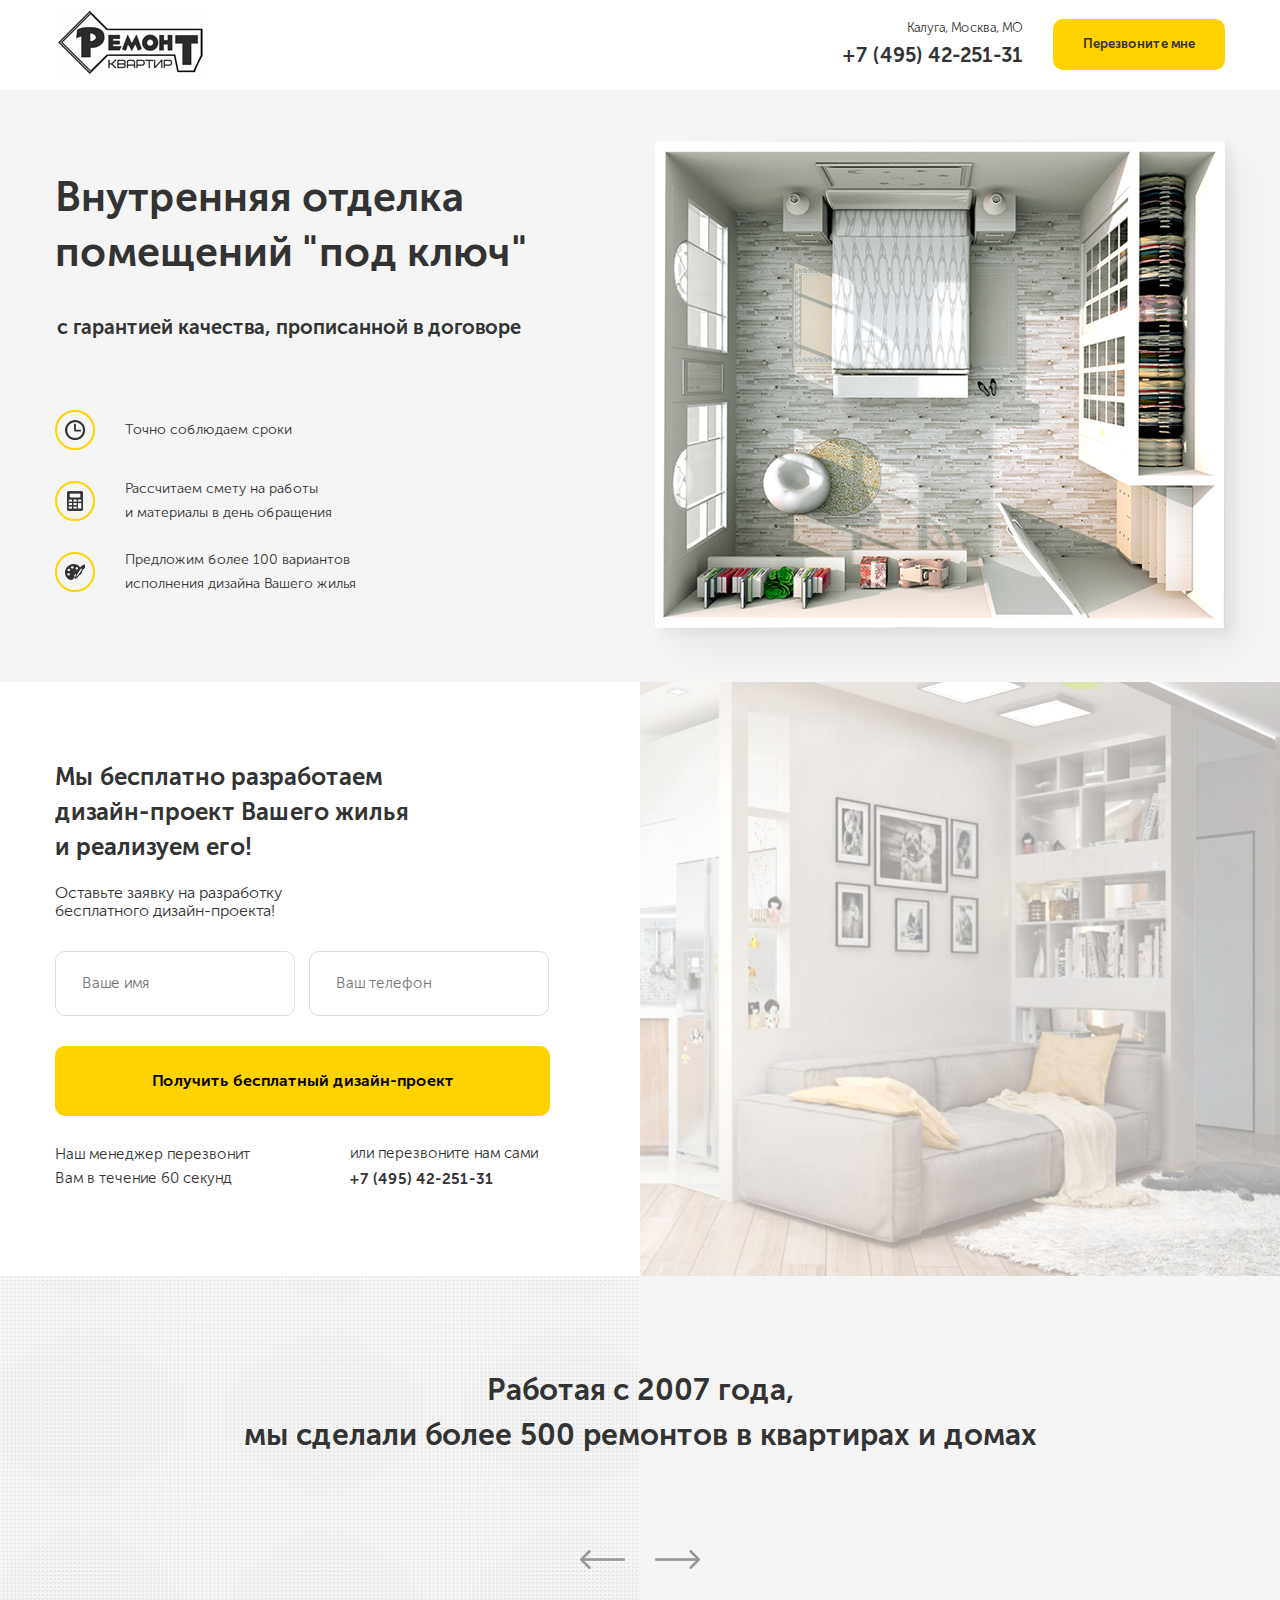
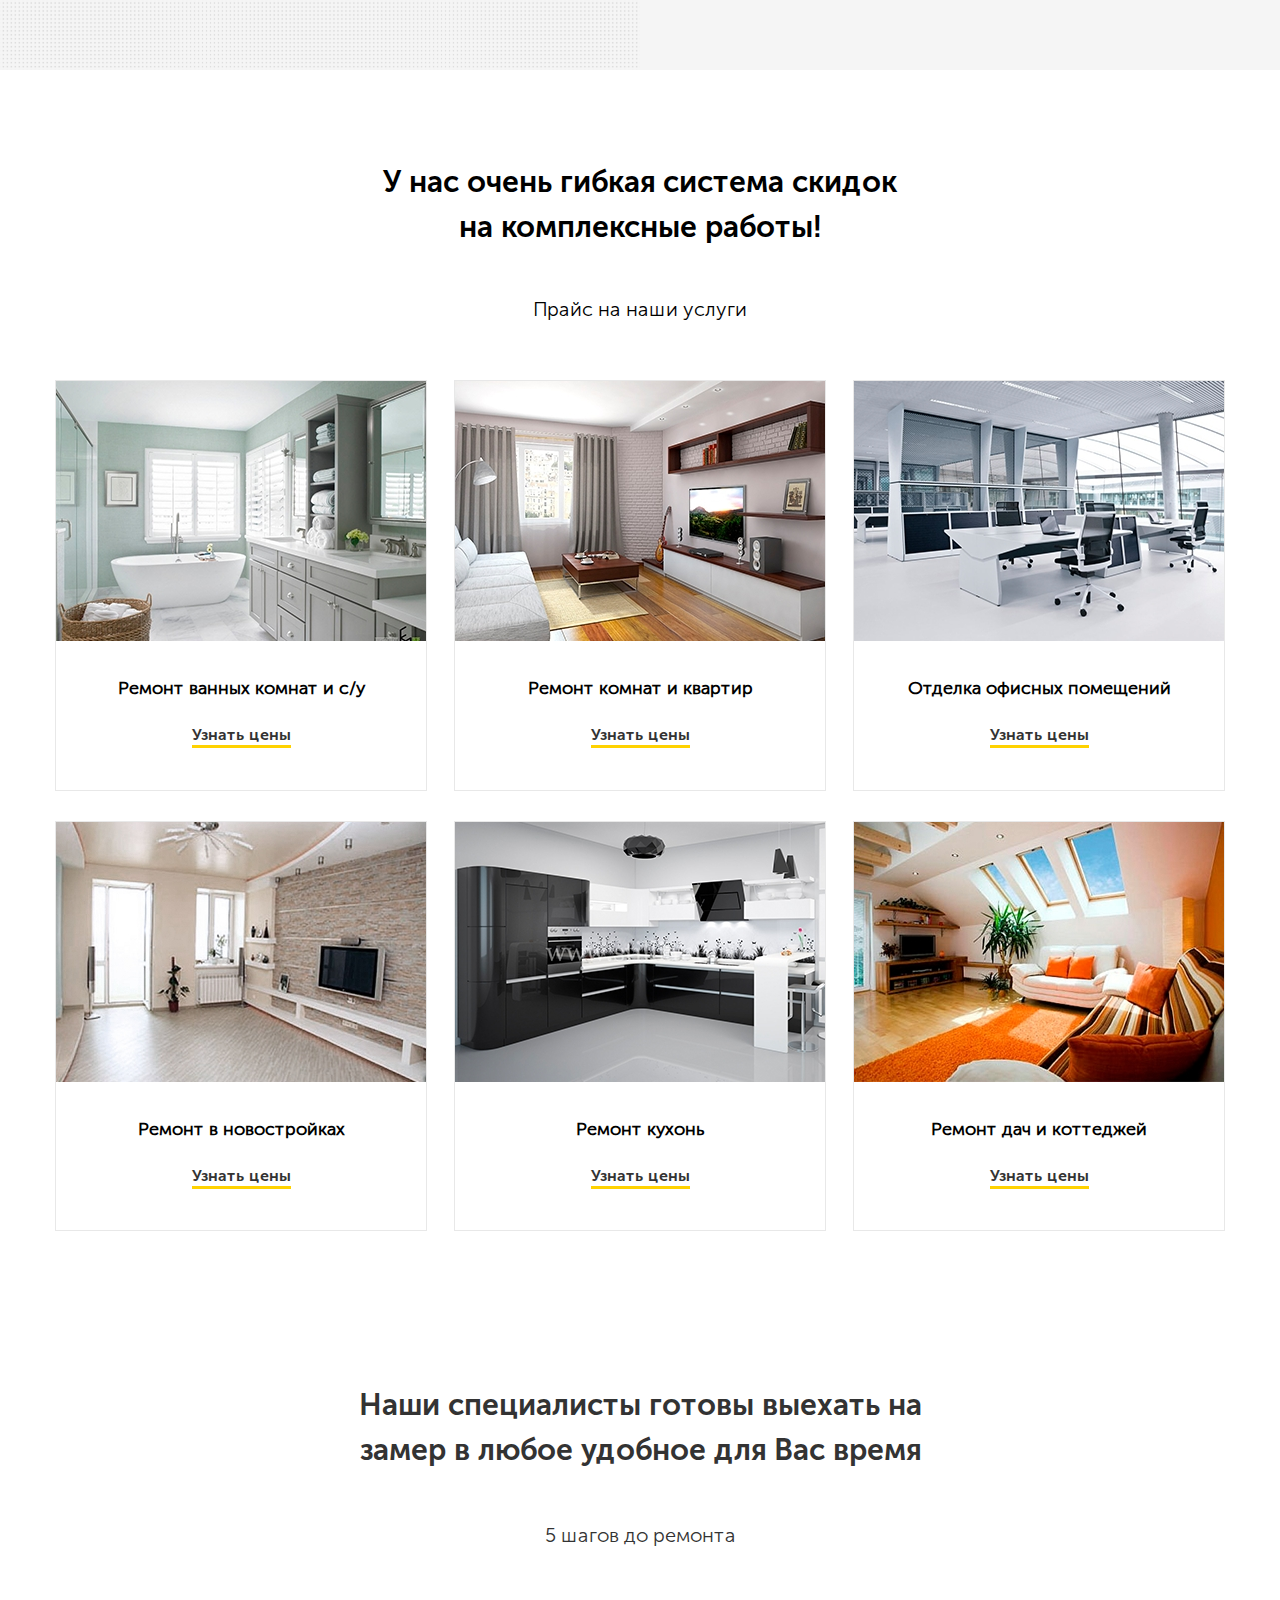
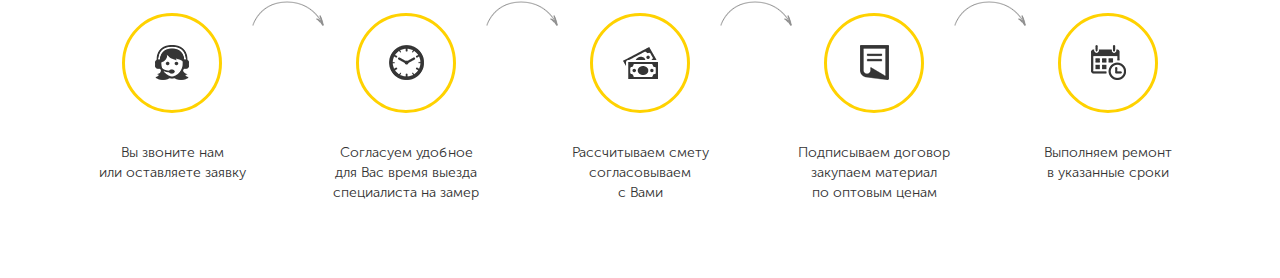
<file: src/index.html>
<!DOCTYPE html>
<html lang="ru">
<head>
  <meta charset="UTF-8">
  <meta name="viewport" content="width=device-width, initial-scale=1.0">
  <meta http-equiv="X-UA-Compatible" content="ie=edge">
  <link rel="stylesheet" href="css/normalize.css">
  <link rel="stylesheet" href="css/owl.carousel.min.css">
  <link rel="stylesheet" href="css/animate.css">
  <link rel="stylesheet" href="css/style.css">
  <title>Урок 21</title>
</head>
<body>
  <nav class="navbar">
    <div class="container">
      <div class="navbar-wrap">
        <div class="navbar__logo wow flipInX">
            <img class="main-logo" src="img/header/logo.png" alt="Логотип">
            <img class="navbar__logomin" src="img/header/logo-min.png" alt="Логотип">
        </div>
        <div class="navbar__info">
          <div class="navbar__content">
            <span class="navbar__adress">Калуга, Москва, МО</span>
            <a href="tel:+7(495)42-251-31" class="navbar__phone">+7 (495) 42-251-31</a>
          </div>
          <button class="btn navbar__button" id="button">Перезвоните мне</button>
        </div>
      </div>
    </div>
  </nav>

  <main>
    <header class="hero">
      <div class="container">
        <div class="hero-block">
          <div class="hero-text">
            <h1 class="hero-text__title">Внутренняя отделка помещений "под ключ"</h1>
            <span class="hero-text__subtitle">с гарантией качества, прописанной в договоре</span>
            <ul class="hero-list">
              <li class="hero-list__item">
                <div class="hero-list__image">
                  <img src="img/hero/clock.png">
                </div>
                <span class="hero-list__text">
                  Точно соблюдаем сроки
                </span>
              </li>
              <li class="hero-list__item">
                <div class="hero-list__image">
                  <img src="img/hero/calculator.png">
                </div>
                <span class="hero-list__text">
                  Рассчитаем смету на работы<br> и материалы в день обращения
                </span>
              </li>
              <li class="hero-list__item">
                <div class="hero-list__image">
                  <img src="img/hero/paint.png">
                </div>
                <span class="hero-list__text">
                  Предложим более 100 вариантов<br> исполнения дизайна Вашего жилья
                </span>
              </li>
            </ul>
          </div>
          <div class="hero-image">
            <img src="img/hero/hero-image.jpg" alt="Квартира">
          </div>
        </div>
      </div>
    </header>
    <section class="section offer">
      <div class="container">
        <div class="offer-block">
          <h2 class="section-title offer__title">
            Мы бесплатно разработаем дизайн-проект Вашего жилья и реализуем его!
          </h2>
          <span class="section-subtitle offer__subtitle">
            Оставьте заявку на разработку бесплатного дизайн-проекта!
          </span>
        
          <form action="#" id="offer-form" class="form offer__form">
            <input type="text" name="userName" class="input offer__input" placeholder="Ваше имя">
            <input type="tel" name="userPhone" class="input offer__input" placeholder="Ваш телефон">
            <button class="btn offer__btn">
              Получить бесплатный дизайн-проект
            </button>
          </form>
          <div class="offer-wrap">
            <span class="offer-recall">
              Наш менеджер перезвонит Вам в течение 60 секунд
            </span>
            <div class="offer-self">
              <span class="offer-self__recall">или перезвоните нам сами</span>
              <a href="tel: +7(495)42-251-31" class="offer-self__phone">+7 (495) 42-251-31</a>
            </div>
          </div>
        </div>
      </div>
    </section>
    <section class="section portfolio">
      <div class="container">
        <h2 class="section-title portfolio__title">
          Работая с 2007 года,<br> мы сделали более 500 ремонтов в квартирах и домах
        </h2>
        <div class="slider owl-carousel">
          <div class="slider__item">
            <img class="slider__image" src="img/portfolio/slide1.jpg" alt='Картинка'>
          </div>
          <div class="slider__item">
            <img class="slider__image" src="img/portfolio/slide2.jpg" alt='Картинка'>
          </div>
          <div class="slider__item">
            <img class="slider__image" src="img/portfolio/slide3.jpg" alt='Картинка'>
          </div>
          <div class="slider__item">
            <img class="slider__image" src="img/portfolio/slide1.jpg" alt='Картинка'>
          </div>
          <div class="slider__item">
            <img class="slider__image" src="img/portfolio/slide2.jpg" alt='Картинка'>
          </div>
          <div class="slider__item">
            <img class="slider__image" src="img/portfolio/slide3.jpg" alt='Картинка'>
          </div>
        </div>
        <div class="arrows portfolio__arrows">
          <div class="arrows__left" id="left-arrow">
            <img src="img/portfolio/left-arrow.png">
          </div>
          <div class="arrows__right" id="right-arrow">
            <img class="owl-next" src="img/portfolio/right-arrow.png">
          </div>  
        </div>
      </div>
    </section>
    <section class="section price">
      <div class="container">
        <h2 class="section-title price__title">
          У нас очень гибкая система скидок на комплексные работы!
        </h2>
        <span class="section-subtitle price__subtitle">
          Прайс на наши услуги
        </span>
      <div class="cards">
        <div class="card price__card wow fadeInUp" data-wow-delay="0.1s">
          <div class="card__image">
            <img src="img/price/bath.jpg" alt="Ванная комната">
          </div>
          <div class="card__text">
            <h4 class="card__title">Ремонт ванных комнат и с/у</h4>
            <a href="" class="card__link">Узнать цены</a>
          </div>
        </div>
        <div class="card price__card wow fadeInUp" data-wow-delay="0.2s">
          <div class="card__image">
            <img src="img/price/living.jpg" alt="Комната">
          </div>
          <div class="card__text">
            <h4 class="card__title">Ремонт комнат и квартир</h4>
            <a href="" class="card__link">Узнать цены</a>
          </div>
        </div>
        <div class="card price__card wow fadeInUp" data-wow-delay="0.3s">
          <div class="card__image">
            <img src="img/price/office.jpg" alt="Офис">
          </div>
          <div class="card__text">
            <h4 class="card__title">Отделка офисных помещений</h4>
            <a href="" class="card__link">Узнать цены</a>
          </div>
        </div>
        <div class="card price__card wow fadeInUp" data-wow-delay="0.4s">
          <div class="card__image">
            <img src="img/price/apartment.jpg" alt="новостройка">
          </div>
          <div class="card__text">
            <h4 class="card__title">Ремонт в новостройках</h4>
            <a href="" class="card__link">Узнать цены</a>
          </div>
        </div>
        <div class="card price__card wow fadeInUp" data-wow-delay="0.5s">
          <div class="card__image">
            <img src="img/price/kitchen.jpg" alt="Кухня">
          </div>
          <div class="card__text">
            <h4 class="card__title">Ремонт кухонь</h4>
            <a href="" class="card__link">Узнать цены</a>
          </div>
        </div>
        <div class="card price__card wow fadeInUp" data-wow-delay="0.6s">
          <div class="card__image">
            <img src="img/price/loft.jpg" alt="Дачи и коттеджи">
          </div>
          <div class="card__text">
            <h4 class="card__title">Ремонт дач и коттеджей</h4>
            <a href="" class="card__link">Узнать цены</a>
          </div>
        </div>
      </div>
      </div>

    </section>

    <section class="section steps">
      <div class="container">
        <h2 class="section-title steps__title">
          Наши специалисты готовы выехать на замер в любое удобное для Вас время
        </h2>
        <span class="section-subtitle steps__subtitle">5 шагов до ремонта</span>
        <div class="steps-block">
          <div class="step wow rotateInDownRight" data-wow-delay="0.2s">
            <div class="step__image">
              <img src="img/steps/step-1.png" alt="">
            </div>
            <p class="step__text">Вы звоните нам <br>или оставляете заявку</p>
          </div>
          <div class="step wow rotateInDownRight" data-wow-delay="0.4s">
            <div class="step__image">
              <img src="img/steps/step-2.png" alt="">
            </div>
            <p class="step__text">Согласуем удобное<br> для Вас время выезда<br> специалиста на замер</p>
          </div>
          <div class="step wow rotateInDownRight" data-wow-delay="0.6s">
            <div class="step__image">
              <img src="img/steps/step-3.png" alt="">
            </div>
            <p class="step__text">Рассчитываем смету<br> согласовываем <br>с Вами
                </p>
          </div>
          <div class="step wow rotateInDownRight" data-wow-delay="0.8s">
            <div class="step__image">
              <img src="img/steps/step-4.png" alt="">
            </div>
            <p class="step__text">Подписываем договор<br> закупаем материал<br> по оптовым ценам </p>
          </div>
          <div class="step wow rotateInDownRight" data-wow-delay="1s">
            <div class="step__image">
              <img src="img/steps/step-5.png" alt="">
            </div>
            <p class="step__text">Выполняем ремонт<br> в указанные сроки</p>
          </div>
        </div>
      </div>
    </section>
  </main>

  <div class="modal" id="modal">
    <div class="modal-dialog">
      <button class="modal-dialog__close" id="close">&times;</button>
      <div class="modal-column">
        <div class="modal-content">Контент</div>
      </div>
      <div class="modal-column">
        <h3 class="section-title modal__title">
          Узнайте точную стоимость ремонта по телефону!
        </h3>
        <span class="section-subtitle modal__subtitle">
          Заполните поля ниже - мы свяжемся с Вами
        </span>
        <form action="#" class="modal-form" id="modal-form">
          <input class="input modal-form__input" type="text" name="username" placeholder="Ваше имя">
          <input class="input modal-form__input" type="tel" name="userphone" placeholder="Ваш телефон">
          <button class="btn modal-form__btn">Узнать стоимость</button>
          <span class="modal-form__description">Или Вы можете перезвонить нам сами по телефону:</span>
          <span class="modal-form__phone">+7 (8182) 42-51-31</span>
        </form>
      </div>
    </div>
  </div>

  <div class="modal modal__success" id="modal-success">
    <div class="modal-dialog">
      <button class="modal-dialog__close" id="close">&times;</button>
      <div class="modal-column">
        <h3 class="section-title modal__title">
          Спасибо за заявку, скоро мы вам перезвоним.
        </h3>
      </div>
    </div>
  </div>
  
  <!--<script src="js/main.js"></script>-->
  <script src="https://code.jquery.com/jquery-3.4.1.min.js" integrity="sha256-CSXorXvZcTkaix6Yvo6HppcZGetbYMGWSFlBw8HfCJo=" crossorigin="anonymous"></script>
  <script src="js/modal.js"></script>
  <script src="js/script.js"></script>
  <script src="js/owl.carousel.min.js"></script>
  <script src="js/wow.min.js"></script>
  <script> 
  
    $(document).ready(function(){
      new WOW().init();
      var owl = $('.owl-carousel');
      owl.owlCarousel({
        loop: true,
        margin: 30,
        responsive:{
          320:{
            items:1
          },
          820:{
            items:2
          },
          1200:{
            items:3
          }
        }
      });
      $('#right-arrow').click(function() {
        owl.trigger('next.owl.carousel');
      });
      $('#left-arrow').click(function() {
        owl.trigger('prev.owl.carousel');
      });
    });
  </script>
</body>
</html>
</file>
<file: src/css/style.css>
@font-face {
  font-family: 'Museo Sans Light';
  src: url("../fonts/MuseoSansCyrlic/MuseoSansCyrl-300.eot");
  src: url("../fonts/MuseoSansCyrlic/MuseoSansCyrl-300.eot?#iefix") format("embedded-opentype"), url("../fonts/MuseoSansCyrlic/MuseoSansCyrl-300.woff") format("woff"), url("../fonts/MuseoSansCyrlic/MuseoSansCyrl-300.ttf") format("truetype");
  font-weight: normal;
  font-style: normal;
}

@font-face {
  font-family: 'Museo Sans Bold';
  src: url("../fonts/MuseoSansCyrlic/MuseoSansCyrl-700.eot");
  src: url("../fonts/MuseoSansCyrlic/MuseoSansCyrl-700.eot?#iefix") format("embedded-opentype"), url("../fonts/MuseoSansCyrlic/MuseoSansCyrl-700.woff") format("woff"), url("../fonts/MuseoSansCyrlic/MuseoSansCyrl-700.ttf") format("truetype");
  font-weight: normal;
  font-style: normal;
}

* {
  -webkit-box-sizing: border-box;
          box-sizing: border-box;
}

body {
  color: #333333;
  font-family: 'Museo Sans Light', sans-serif;
  font-weight: 300;
}

.container {
  width: 1170px;
  margin: auto;
}

.btn {
  font-family: 'Museo Sans Bold', sans-serif;
  font-weight: 700;
  display: inline-block;
  border-radius: 10px;
  background-color: #ffd200;
  border: none;
  padding: 18px 30px;
}

.btn:hover {
  background-color: #ffdb33;
  cursor: pointer;
}

.btn:focus {
  outline: none;
}

.section {
  padding: 75px 0;
}

.section-title {
  text-align: center;
  font-size: 24px;
  font-family: 'Museo Sans Bold', sans-serif;
  font-weight: 700;
}

.section-subtitle {
  display: block;
  font-size: 16px;
}

.input {
  border: 1px solid #dddddd;
  border-radius: 10px;
  padding: 23px 26px;
  font-size: 15px;
  color: #999999;
}

.arrows__left:hover, .arrows__right:hover {
  cursor: pointer;
}

@media (max-width: 1200px) {
  .container {
    max-width: 960px;
    width: 92%;
  }
}

@media (max-width: 768px) {
  .container {
    max-width: 600px;
    widows: 92%;
  }
}

@media (max-width: 567px) {
  .container {
    max-width: 450px;
    widows: 92%;
  }
}

@media (max-width: 320px) {
  .container {
    width: 277px;
  }
  .section {
    padding: 50px 0;
  }
  .offer__input {
    padding: 23px 20px;
  }
  div.slider__item .slider__image {
    width: 246px;
    margin: auto;
  }
}

.navbar-wrap {
  padding-top: 7px;
  padding-bottom: 4px;
  display: -webkit-box;
  display: -ms-flexbox;
  display: flex;
  -webkit-box-pack: justify;
      -ms-flex-pack: justify;
          justify-content: space-between;
}

.navbar__logomin {
  display: none;
}

.navbar__info {
  display: -webkit-box;
  display: -ms-flexbox;
  display: flex;
  -webkit-box-align: center;
      -ms-flex-align: center;
          align-items: center;
  margin-bottom: 5px;
}

.navbar__content {
  text-align: right;
}

.navbar__adress {
  display: -webkit-box;
  display: -ms-flexbox;
  display: flex;
  -webkit-box-orient: vertical;
  -webkit-box-direction: normal;
      -ms-flex-direction: column;
          flex-direction: column;
  color: #333333;
  font-size: 13px;
  font-family: 'Museo Sans Light', sans-serif;
  font-weight: 300;
}

.navbar__phone {
  display: inline-block;
  margin-top: 8px;
  color: #333333;
  font-size: 20px;
  text-decoration: none;
  font-family: 'Museo Sans Bold', sans-serif;
  font-weight: 700;
}

.navbar__button {
  padding: 18px 30px;
  margin-left: 30px;
  color: #333333;
  font-size: 13px;
  font-family: 'Museo Sans Bold', sans-serif;
  font-weight: 700;
}

@media (max-width: 768px) {
  .navbar__content {
    display: none;
  }
}

@media (max-width: 567px) {
  .navbar__button {
    font-size: 11px;
    padding: 16px 28px;
  }
}

@media (max-width: 320px) {
  .navbar {
    padding-top: 15px;
  }
  .navbar-wrap {
    margin-left: 0;
    padding-top: 0;
  }
  .navbar__logomin {
    display: block;
  }
  .navbar__info {
    margin-bottom: 0;
  }
  .navbar__button {
    font-size: 10px;
    padding: 14px 26px;
    border-radius: 5px;
  }
  .navbar-wrap {
    padding-bottom: 15px;
  }
  .main-logo {
    display: none;
  }
}

.hero {
  background-color: #f5f5f5;
}

.hero-block {
  display: -webkit-box;
  display: -ms-flexbox;
  display: flex;
  -webkit-box-pack: justify;
      -ms-flex-pack: justify;
          justify-content: space-between;
  padding-top: 50px;
  padding-bottom: 49px;
}

.hero-text {
  -ms-flex-preferred-size: 45%;
      flex-basis: 45%;
  display: -webkit-box;
  display: -ms-flexbox;
  display: flex;
  -webkit-box-orient: vertical;
  -webkit-box-direction: normal;
      -ms-flex-direction: column;
          flex-direction: column;
}

.hero-text__title {
  margin-top: 30px;
  margin-bottom: 15px;
  color: #333333;
  font-size: 41px;
  line-height: 55px;
  font-family: 'Museo Sans Bold', sans-serif;
  font-weight: 700;
}

.hero-text__subtitle {
  display: block;
  color: #333333;
  font-size: 20px;
  line-height: 65px;
  margin-bottom: 50px;
  padding-left: 2px;
  font-family: 'Museo Sans Bold', sans-serif;
  font-weight: 700;
}

.hero-list {
  list-style: none;
  margin: 0;
  padding: 0;
}

.hero-list__item {
  margin-bottom: 27px;
  display: -webkit-box;
  display: -ms-flexbox;
  display: flex;
  -webkit-box-align: center;
      -ms-flex-align: center;
          align-items: center;
}

.hero-list__item:nth-child(2) {
  margin-bottom: 23px;
}

.hero-list__item:last-child {
  margin-bottom: 0;
}

.hero-list__text {
  display: inline-block;
  max-width: 300px;
  color: #333333;
  font-size: 14px;
  line-height: 24px;
  margin-left: 30px;
  font-family: 'Museo Sans Light', sans-serif;
  font-weight: 300;
}

.hero-list__image {
  display: -webkit-box;
  display: -ms-flexbox;
  display: flex;
  -ms-flex-preferred-size: 40px;
      flex-basis: 40px;
  height: 40px;
  -webkit-box-pack: center;
      -ms-flex-pack: center;
          justify-content: center;
  -webkit-box-align: center;
      -ms-flex-align: center;
          align-items: center;
  border-radius: 50%;
  border: 2px solid #ffd200;
}

.hero-image {
  -ms-flex-preferred-size: 50%;
      flex-basis: 50%;
  margin-right: -15px;
}

.hero-image img {
  -webkit-box-shadow: 7px 5px 10px rgba(0, 0, 0, 0.05), 16px 22px 35px rgba(0, 0, 0, 0.05);
          box-shadow: 7px 5px 10px rgba(0, 0, 0, 0.05), 16px 22px 35px rgba(0, 0, 0, 0.05);
}

@media (max-width: 1200px) {
  .hero-block {
    -webkit-box-orient: vertical;
    -webkit-box-direction: normal;
        -ms-flex-direction: column;
            flex-direction: column;
  }
  .hero-list {
    margin-bottom: 50px;
  }
  .hero-text {
    padding-right: 10px;
  }
}

@media (max-width: 768px) {
  .hero-block {
    padding-top: 0;
  }
  .hero-text {
    padding-right: 0;
    padding-top: 15px;
  }
  .hero-text__title {
    padding-left: 3px;
    font-size: 24px;
    margin-bottom: 7px;
    line-height: normal;
  }
  .hero-text__subtitle {
    padding-left: 5px;
    font-size: 16px;
    margin-bottom: 28px;
    line-height: normal;
  }
  .hero-list {
    margin-bottom: 18px;
    margin-left: 0;
  }
  .hero-list__item {
    margin-bottom: 20px !important;
  }
  .hero-list__text {
    font-size: 12px;
    line-height: normal;
    margin-left: 15px;
  }
  .hero-image {
    margin-right: 0;
  }
  .hero-image img {
    width: 98%;
  }
}

.offer {
  padding-top: 77px;
  background: url("../img/offer/offer-bg.png") no-repeat center right;
  background-size: contain;
  position: relative;
  padding-bottom: 85px;
}

.offer:before {
  content: '';
  width: 50%;
  height: 100%;
  position: absolute;
  top: 0;
  left: 0;
  background-color: #fff;
}

.offer-block {
  position: relative;
  width: 50%;
  padding-right: 90px;
}

.offer__title {
  text-align: left;
  margin-top: 0;
  max-width: 360px;
  line-height: 35px;
  margin-bottom: 20px;
}

.offer__subtitle {
  max-width: 250px;
  margin-bottom: 30px;
}

.offer__form {
  margin-bottom: 25px;
}

.offer__input {
  margin-bottom: 30px;
  width: 240px;
}

.offer__input:first-child {
  margin-right: 10px;
}

.offer__btn {
  width: 100%;
  min-height: 70px;
}

.offer-wrap {
  width: 100%;
  display: -webkit-box;
  display: -ms-flexbox;
  display: flex;
  -webkit-box-pack: justify;
      -ms-flex-pack: justify;
          justify-content: space-between;
  -webkit-box-align: center;
      -ms-flex-align: center;
          align-items: center;
}

.offer-recall {
  max-width: 225px;
  font-size: 15px;
  line-height: 24px;
}

.offer-self {
  width: 200px;
}

.offer-self__recall {
  font-size: 15px;
  line-height: 24px;
  text-align: left;
}

.offer-self__phone {
  margin-top: 2px;
  display: block;
  text-decoration: none;
  color: #333333;
  font-size: 15px;
  line-height: 24px;
  font-family: 'Museo Sans Bold', sans-serif;
  font-weight: 700;
}

@media (max-width: 1200px) {
  .offer {
    background-size: cover;
  }
  .offer__input {
    width: 100%;
    margin-bottom: 10px;
  }
  .offer__btn {
    font-size: 13px;
  }
  .offer-recall {
    width: 135px;
  }
  .offer-self {
    width: 120px;
  }
  .offer-self__phone {
    font-size: 13px;
  }
}

@media (max-width: 768px) {
  .offer {
    background: #fff;
  }
  .offer-block {
    width: 100%;
    padding-right: 0;
  }
  .offer-recall {
    width: 225px;
  }
  .offer-self {
    width: 200px;
  }
  .offer-self__phone {
    font-size: 15px;
  }
}

@media (max-width: 320px) {
  .offer {
    padding-top: 48px;
    padding-bottom: 50px;
  }
  .offer__title {
    max-width: 260px;
    font-size: 18px;
    line-height: normal;
    margin-bottom: 17px;
  }
  .offer__subtitle {
    margin-bottom: 27px;
    font-size: 14px;
  }
  .offer__form {
    margin-bottom: 20px;
  }
  .offer-wrap {
    padding-left: 5px;
    -webkit-box-orient: vertical;
    -webkit-box-direction: normal;
        -ms-flex-direction: column;
            flex-direction: column;
    -webkit-box-align: start;
        -ms-flex-align: start;
            align-items: flex-start;
  }
  .offer-recall {
    margin-bottom: 5px;
  }
  .offer__btn {
    font-size: 14px;
    line-height: 18px;
    padding: 17px 60px;
  }
}

.modal {
  position: fixed;
  top: 0;
  left: 0;
  width: 100%;
  height: 100%;
  background-color: rgba(0, 0, 0, 0.5);
  display: none;
}

.modal_active {
  display: -webkit-box;
  display: -ms-flexbox;
  display: flex;
}

.modal-dialog {
  display: -webkit-box;
  display: -ms-flexbox;
  display: flex;
  -webkit-box-pack: justify;
      -ms-flex-pack: justify;
          justify-content: space-between;
  -webkit-box-align: center;
      -ms-flex-align: center;
          align-items: center;
  margin: auto;
  max-width: 1000px;
  width: 90%;
  min-width: 200px;
  background-color: #fff;
  position: relative;
}

.modal-dialog__close {
  position: absolute;
  top: 0;
  right: 0;
}

.modal-column {
  -ms-flex-preferred-size: 50%;
      flex-basis: 50%;
  padding: 80px 100px 76px;
}

.modal__title {
  margin: 0;
  margin-bottom: 50px;
  font-size: 22px;
  line-height: 33px;
  min-width: 300px;
}

.modal__subtitle {
  margin-bottom: 50px;
  text-align: center;
  display: block;
  font-size: 16px;
  line-height: 35px;
}

.modal-form {
  display: -webkit-box;
  display: -ms-flexbox;
  display: flex;
  -webkit-box-align: center;
      -ms-flex-align: center;
          align-items: center;
  -webkit-box-orient: vertical;
  -webkit-box-direction: normal;
      -ms-flex-direction: column;
          flex-direction: column;
}

.modal-form__input {
  width: 100%;
  margin-bottom: 15px;
}

.modal-form__btn {
  width: 100%;
  margin-top: 15px;
  margin-bottom: 30px;
  font-size: 16px;
  line-height: 18px;
}

.modal-form__description {
  display: inline-block;
  text-align: center;
  max-width: 271px;
  margin-bottom: 13px;
  font-size: 15px;
  line-height: 20px;
}

.modal-form__phone {
  display: inline-block;
  font-size: 24px;
  line-height: 24px;
  font-family: 'Museo Sans Bold', sans-serif;
  font-weight: 700;
}

.modal__success .modal-column {
  -ms-flex-preferred-size: 100%;
      flex-basis: 100%;
}

.modal__success .modal__title {
  margin: auto;
  max-width: 100%;
}

.portfolio {
  padding-top: 92px;
  padding-bottom: 97px;
  background: #f5f5f5 url("../img/portfolio/bg.jpg") repeat-y center left;
  background-size: 50%;
}

.portfolio__title {
  max-width: 800px;
  font-size: 30px;
  line-height: 45px;
  margin: auto;
  margin-bottom: 92px;
}

.portfolio__arrows {
  max-width: 120px;
  margin: auto;
  margin-top: 50px;
  display: -webkit-box;
  display: -ms-flexbox;
  display: flex;
  -webkit-box-pack: justify;
      -ms-flex-pack: justify;
          justify-content: space-between;
  -webkit-box-align: center;
      -ms-flex-align: center;
          align-items: center;
}

@media (max-width: 600px) {
  .portfolio {
    padding-top: 40px;
    padding-bottom: 60px;
  }
  .portfolio__title {
    max-width: 100%;
    font-size: 18px;
    line-height: normal;
    margin-bottom: 40px;
  }
  .portfolio__arrows {
    margin-top: 25px;
  }
}

.price {
  padding-top: 90px;
  padding-bottom: 100px;
}

.price__title {
  font-size: 30px;
  line-height: 45px;
  color: #000000;
  margin: auto;
  margin-bottom: 37px;
  max-width: 550px;
}

.price__subtitle {
  text-align: center;
  margin: auto;
  margin-bottom: 48px;
  font-size: 20px;
  line-height: 45px;
  color: #000000;
}

.price__card {
  margin-bottom: 30px;
}

.card {
  text-align: center;
  border: 1px solid #e8e8e8;
  -webkit-transition: 0.2s;
  transition: 0.2s;
}

.card:hover {
  -webkit-box-shadow: 0 20px 25px rgba(0, 0, 0, 0.1);
          box-shadow: 0 20px 25px rgba(0, 0, 0, 0.1);
}

.card:hover .card__image::before {
  opacity: 1;
}

.card__image {
  position: relative;
}

.card__image::before {
  content: '';
  position: absolute;
  left: 0;
  top: 0;
  width: 100%;
  height: 100%;
  background-image: -webkit-gradient(linear, left bottom, left top, from(#ffd200), to(rgba(255, 255, 255, 0)));
  background-image: linear-gradient(to top, #ffd200 0%, rgba(255, 255, 255, 0) 100%);
  opacity: 0;
  -webkit-transition: 0.2s;
  transition: 0.2s;
}

.card__image img {
  display: block;
}

.card__text {
  padding: 25px 39px 45px;
}

.card__title {
  margin-top: 0;
  margin-bottom: 15px;
  color: #000000;
  font-size: 18px;
  line-height: 45px;
}

.card__link {
  display: inline-block;
  color: #333333;
  text-decoration: none;
  font-size: 16px;
  line-height: 18px;
  font-family: 'Museo Sans Bold', sans-serif;
  font-weight: 700;
  position: relative;
}

.card__link:hover::after {
  height: 12px;
}

.card__link::after {
  content: '';
  display: block;
  position: absolute;
  z-index: -1;
  left: 0;
  bottom: -4px;
  width: 100%;
  height: 3px;
  background-color: #ffd200;
  -webkit-transition: 0.2s;
  transition: 0.2s;
}

.cards {
  display: -webkit-box;
  display: -ms-flexbox;
  display: flex;
  -webkit-box-pack: justify;
      -ms-flex-pack: justify;
          justify-content: space-between;
  -ms-flex-wrap: wrap;
      flex-wrap: wrap;
}

@media (max-width: 810px) {
  .cards {
    -webkit-box-orient: vertical;
    -webkit-box-direction: normal;
        -ms-flex-direction: column;
            flex-direction: column;
    -webkit-box-align: center;
        -ms-flex-align: center;
            align-items: center;
  }
}

@media (max-width: 425px) {
  .price {
    padding-top: 50px;
    padding-bottom: 0;
  }
  .price__title {
    font-size: 18px;
    line-height: normal;
    margin-bottom: 8px;
  }
  .price__subtitle {
    font-size: 14px;
    margin-bottom: 47px;
    margin-left: -13px;
  }
  .card__text {
    padding: 15px 34px 32px;
  }
  .card__title {
    font-size: 14px;
    margin-bottom: -3px;
  }
  .card__image {
    margin-bottom: 0;
    width: 100%;
  }
  .card__image img {
    margin: 0;
    max-width: 271px;
  }
}

.step {
  -ms-flex-preferred-size: 20%;
      flex-basis: 20%;
  text-align: center;
  position: relative;
}

.step::after {
  content: '';
  width: 72px;
  height: 25px;
  position: absolute;
  top: -12px;
  right: -15%;
  background: url("../img/steps/arrow.png") no-repeat center;
  -webkit-animation-name: wobble;
          animation-name: wobble;
  -webkit-animation-duration: 1s;
          animation-duration: 1s;
}

.step:last-child::after {
  display: none;
}

.step__image {
  width: 100px;
  height: 100px;
  border: 3px solid #ffd200;
  border-radius: 50%;
  display: -webkit-box;
  display: -ms-flexbox;
  display: flex;
  -webkit-box-pack: center;
      -ms-flex-pack: center;
          justify-content: center;
  -webkit-box-align: center;
      -ms-flex-align: center;
          align-items: center;
  margin: auto;
  margin-bottom: 30px;
}

.step__text {
  font-size: 14px;
  line-height: 20px;
  max-width: 155px;
  margin: auto;
}

.steps {
  padding-top: 22px;
}

.steps-block {
  display: -webkit-box;
  display: -ms-flexbox;
  display: flex;
  -ms-flex-wrap: wrap;
      flex-wrap: wrap;
}

.steps__title {
  max-width: 655px;
  font-size: 30px;
  line-height: 45px;
  margin: auto;
  margin-bottom: 40px;
}

.steps__subtitle {
  font-size: 20px;
  text-align: center;
  line-height: 45px;
  margin-bottom: 55px;
}

@media (max-width: 1200px) {
  .step {
    margin-bottom: 30px;
    -ms-flex-preferred-size: 50%;
        flex-basis: 50%;
  }
  .step__text {
    font-size: 12px;
    line-height: 16px;
  }
  .step::after {
    display: none;
  }
  .steps-block {
    -webkit-box-pack: center;
        -ms-flex-pack: center;
            justify-content: center;
  }
  .steps__title {
    font-size: 18px;
    line-height: normal;
    max-width: 243px;
    margin-bottom: 8px;
  }
  .steps__subtitle {
    font-size: 14px;
    margin-bottom: 20px;
  }
}

@media (max-width: 540px) {
  .steps {
    padding-bottom: 40px;
  }
  .step__image {
    margin-bottom: 27px;
  }
  .step:first-child .step__image {
    margin-bottom: 20px;
  }
  .step::after {
    display: none;
  }
  .steps-block {
    -webkit-box-orient: vertical;
    -webkit-box-direction: normal;
        -ms-flex-direction: column;
            flex-direction: column;
  }
}
/*# sourceMappingURL=style.css.map */
</file>
